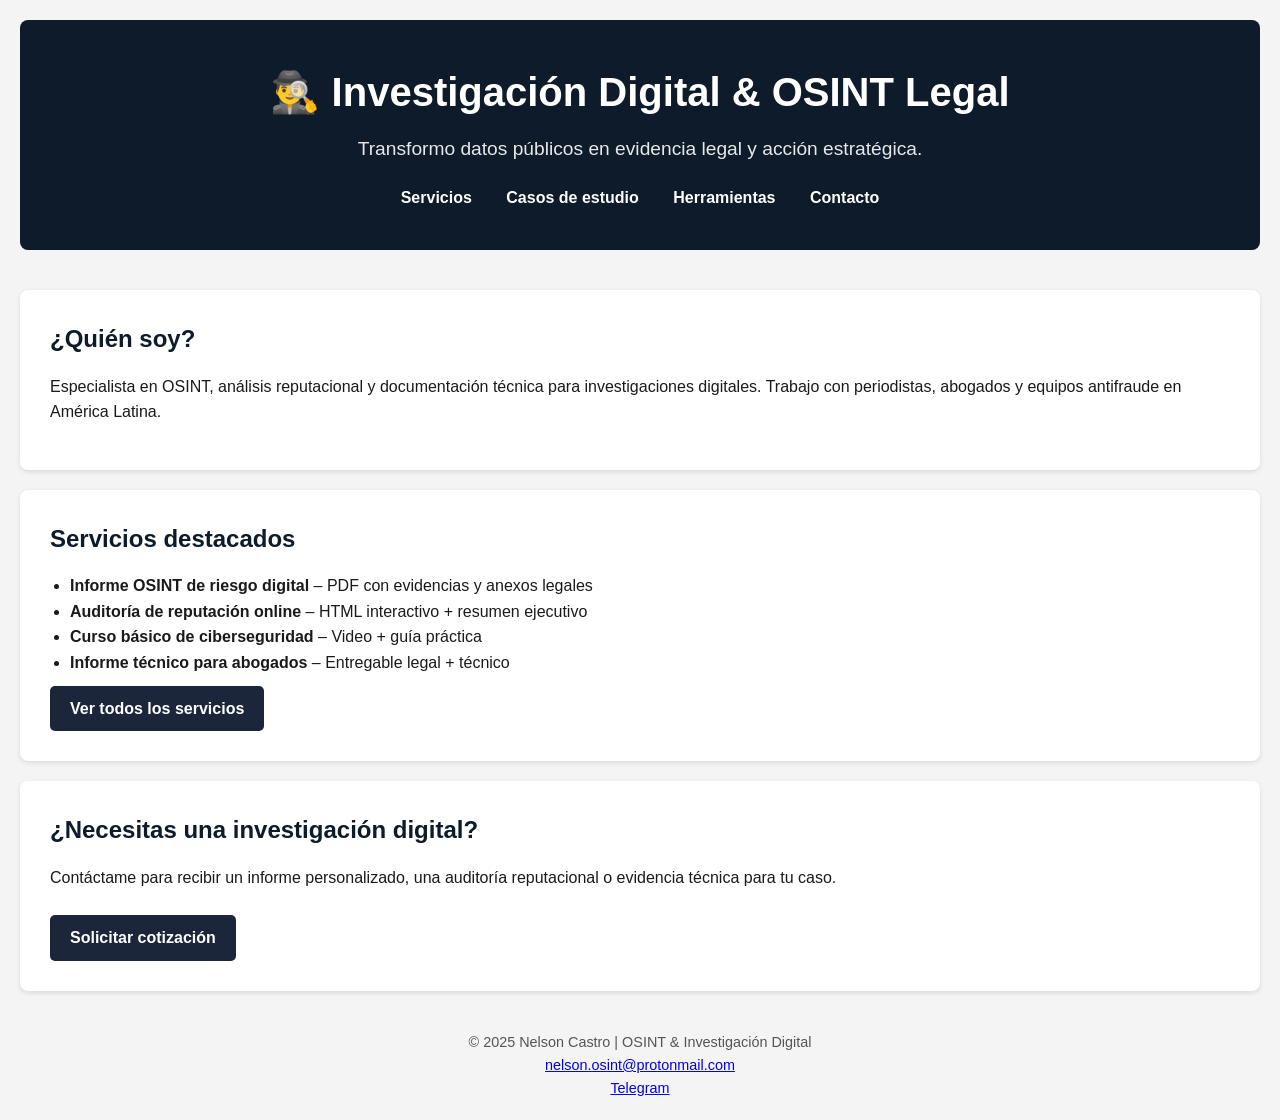
<file: index.html>
<!DOCTYPE html>
<html lang="es">
<head>
  <link rel="apple-touch-icon" sizes="180x180" href="/apple-touch-icon.png">
  <link rel="icon" type="image/png" sizes="32x32" href="/favicon-32x32.png">
  <link rel="icon" type="image/png" sizes="16x16" href="/favicon-16x16.png">
  <link rel="manifest" href="/site.webmanifest">
  <meta charset="UTF-8">
  <meta name="viewport" content="width=device-width, initial-scale=1">
  <title>Nelson | OSINT & Investigación Digital</title>
  <link rel="stylesheet" href="style.css">
  <link rel="icon" href="favicon.ico">
</head>
<body>
  <header>
    <h1>🕵️‍♂️ Investigación Digital & OSINT Legal</h1>
    <p>Transformo datos públicos en evidencia legal y acción estratégica.</p>
    <nav>
      <ul>
        <li><a href="servicios.html">Servicios</a></li>
        <li><a href="casos.html">Casos de estudio</a></li>
        <li><a href="herramientas.html">Herramientas</a></li>
        <li><a href="contacto.html">Contacto</a></li>
      </ul>
    </nav>
  </header>

  <main>
    <section id="presentacion">
      <h2>¿Quién soy?</h2>
      <p>Especialista en OSINT, análisis reputacional y documentación técnica para investigaciones digitales. Trabajo con periodistas, abogados y equipos antifraude en América Latina.</p>
    </section>

    <section id="servicios-destacados">
      <h2>Servicios destacados</h2>
      <ul>
        <li><strong>Informe OSINT de riesgo digital</strong> – PDF con evidencias y anexos legales</li>
        <li><strong>Auditoría de reputación online</strong> – HTML interactivo + resumen ejecutivo</li>
        <li><strong>Curso básico de ciberseguridad</strong> – Video + guía práctica</li>
        <li><strong>Informe técnico para abogados</strong> – Entregable legal + técnico</li>
      </ul>
      <a href="servicios.html" class="boton">Ver todos los servicios</a>
    </section>

    <section id="cta">
      <h2>¿Necesitas una investigación digital?</h2>
      <p>Contáctame para recibir un informe personalizado, una auditoría reputacional o evidencia técnica para tu caso.</p>
      <a href="contacto.html" class="boton">Solicitar cotización</a>
    </section>
  </main>

  <footer>
    <p>&copy; 2025 Nelson Castro | OSINT & Investigación Digital</p>
    <p><a href="mailto:nelson.osint@protonmail.com">nelson.osint@protonmail.com</a></p>
    <p><a href="https://t.me/investigacion_Digital_y_OSINT">Telegram</a></p>
  </footer>
</body>
</html>
</file>
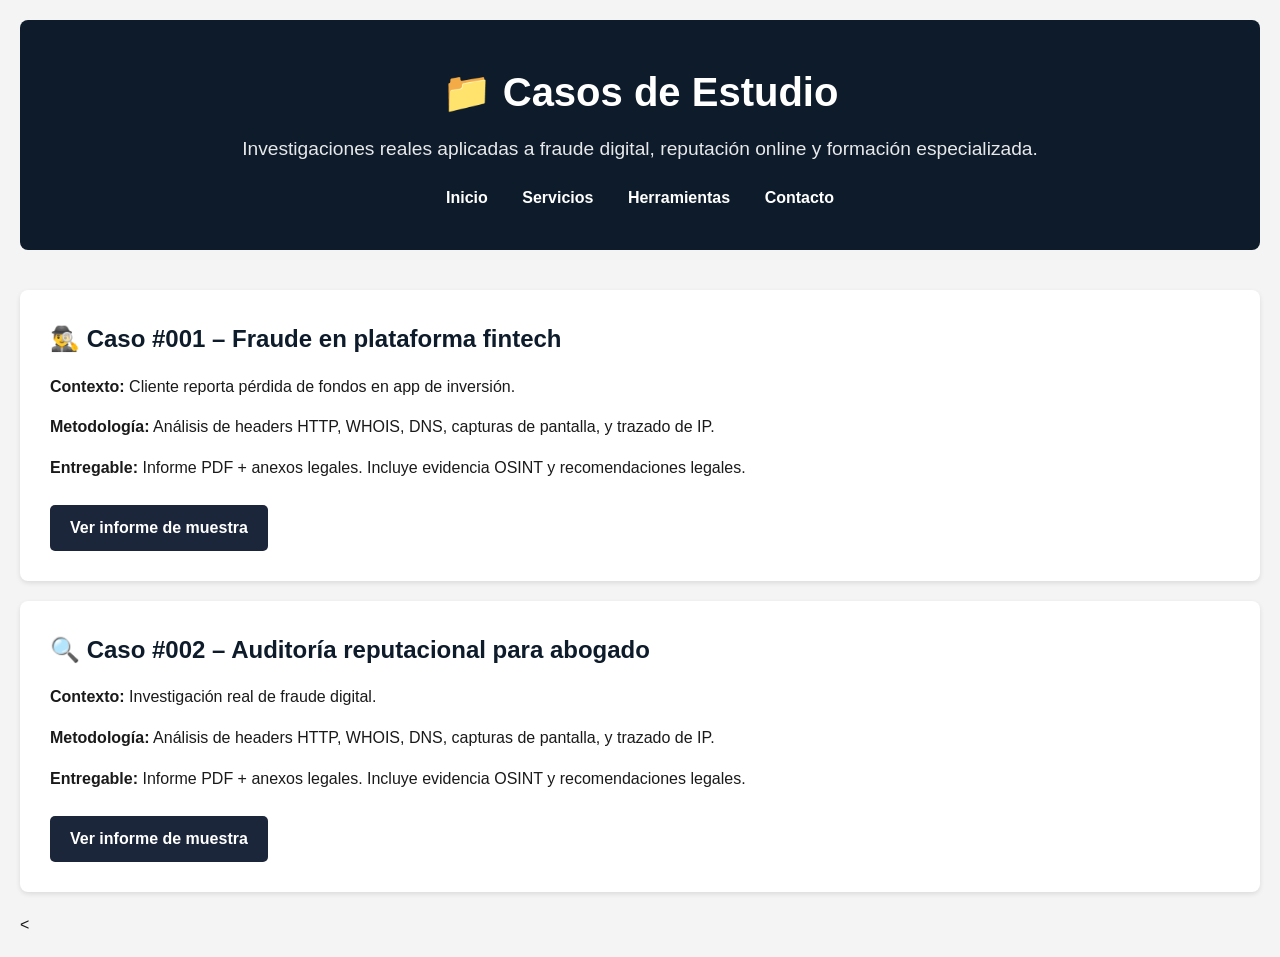
<file: casos.html>
<!DOCTYPE html>
<html lang="es">
<head>
  <meta charset="UTF-8">
  <meta name="viewport" content="width=device-width, initial-scale=1">
  <title>Casos de Estudio | OSINT & Investigación Digital</title>
  <link rel="stylesheet" href="style.css">
</head>
<body>
  <header>
    <h1>📁 Casos de Estudio</h1>
    <p>Investigaciones reales aplicadas a fraude digital, reputación online y formación especializada.</p>
    <nav>
      <ul>
        <li><a href="index.html">Inicio</a></li>
        <li><a href="servicios.html">Servicios</a></li>
        <li><a href="herramientas.html">Herramientas</a></li>
        <li><a href="contacto.html">Contacto</a></li>
      </ul>
    </nav>
  </header>

  <main>
    <section>
      <h2>🕵️‍♂️ Caso #001 – Fraude en plataforma fintech</h2>
      <p><strong>Contexto:</strong> Cliente reporta pérdida de fondos en app de inversión.</p>
      <p><strong>Metodología:</strong> Análisis de headers HTTP, WHOIS, DNS, capturas de pantalla, y trazado de IP.</p>
      <p><strong>Entregable:</strong> Informe PDF + anexos legales. Incluye evidencia OSINT y recomendaciones legales.</p>
      <a href="casos/caso001.pdf" target="_blank" class="boton">Ver informe de muestra</a>
    </section>

    <section>
      <h2>🔍 Caso #002 – Auditoría reputacional para abogado</h2>
       <p><strong>Contexto:</strong> Investigación real de fraude digital.</p>
      <p><strong>Metodología:</strong> Análisis de headers HTTP, WHOIS, DNS, capturas de pantalla, y trazado de IP.</p>
      <p><strong>Entregable:</strong> Informe PDF + anexos legales. Incluye evidencia OSINT y recomendaciones legales.</p>
      <a href="casos/caso002.pdf" target="_blank" class="boton">Ver informe de muestra</a>
    </section>
      <p><
</file>
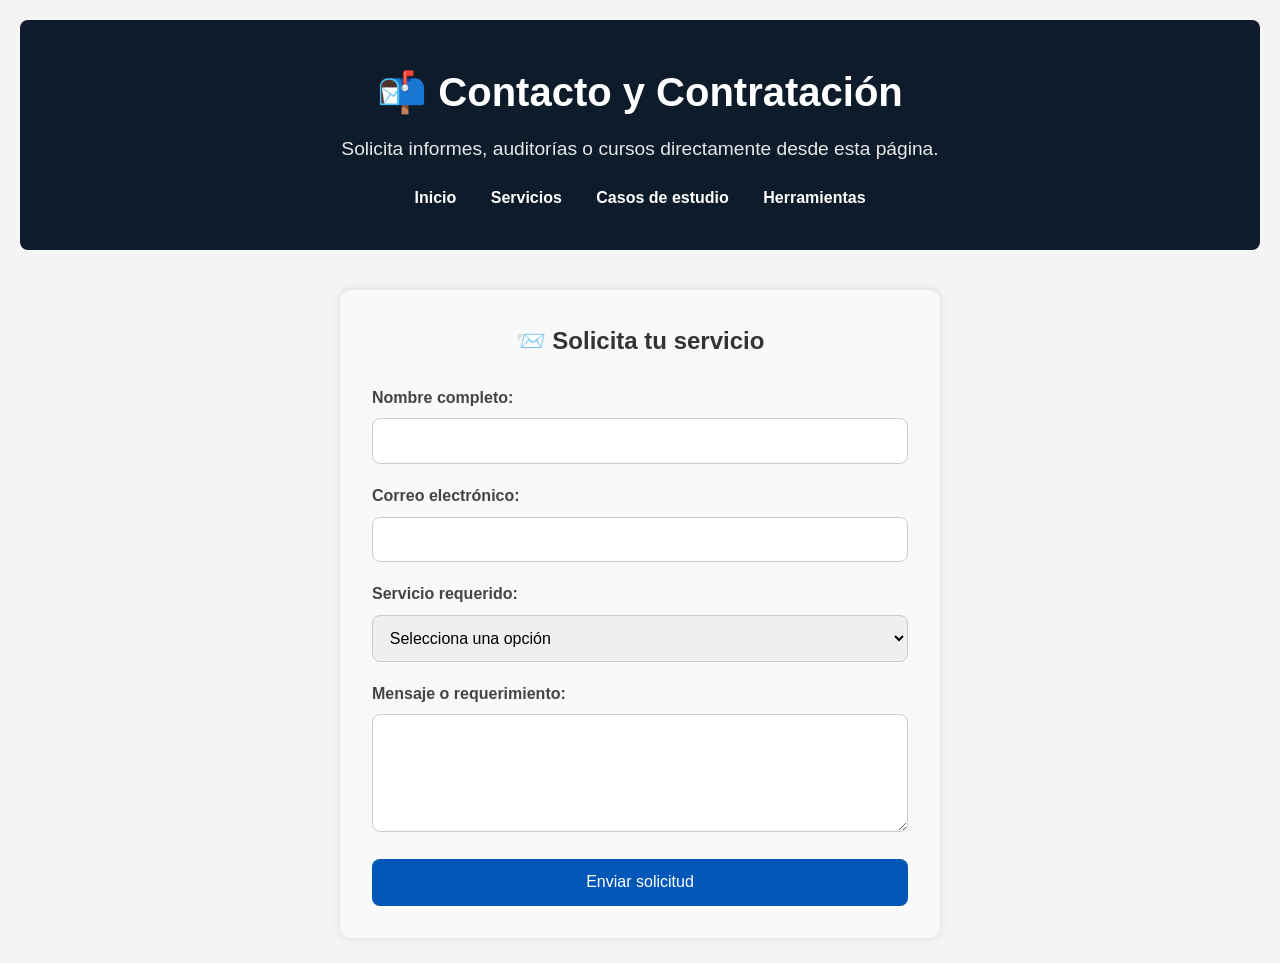
<file: contacto.html>
<!DOCTYPE html>
<html lang="es">
<head>
  <meta charset="UTF-8">
  <meta name="viewport" content="width=device-width, initial-scale=1">
  <title>Contacto | OSINT & Investigación Digital</title>
  <link rel="stylesheet" href="style.css">
</head>
<body>
  <header>
    <h1>📬 Contacto y Contratación</h1>
    <p>Solicita informes, auditorías o cursos directamente desde esta página.</p>
    <nav>
      <ul>
        <li><a href="index.html">Inicio</a></li>
        <li><a href="servicios.html">Servicios</a></li>
        <li><a href="casos.html">Casos de estudio</a></li>
        <li><a href="herramientas.html">Herramientas</a></li>
      </ul>
    </nav>
  </header>

  <main>
    <section class="formulario-contacto">
  <h2>📨 Solicita tu servicio</h2>
  <form action="https://formsubmit.co/nelson.pptcol@gmail.com" method="POST">
    <label for="nombre">Nombre completo:</label>
    <input type="text" id="nombre" name="nombre" required>

    <label for="email">Correo electrónico:</label>
    <input type="email" id="email" name="email" required>

    <label for="servicio">Servicio requerido:</label>
    <select id="servicio" name="servicio" required>
      <option value="">Selecciona una opción</option>
      <option value="informe-osint">Informe OSINT</option>
      <option value="auditoria-reputacional">Auditoría reputacional</option>
      <option value="curso-ciberseguridad">Curso de ciberseguridad</option>
      <option value="consultoria-tecnica">Consultoría técnica</option>
    </select>

    <label for="mensaje">Mensaje o requerimiento:</label>
    <textarea id="mensaje" name="mensaje" rows="5" required></textarea>

    <input type="hidden" name="_captcha" value="false">
    <input type="hidden" name="_next" value="https://tu-sitio.com/gracias.html">

    <button type="submit">Enviar solicitud</button>
  </form>
</section>
</file>
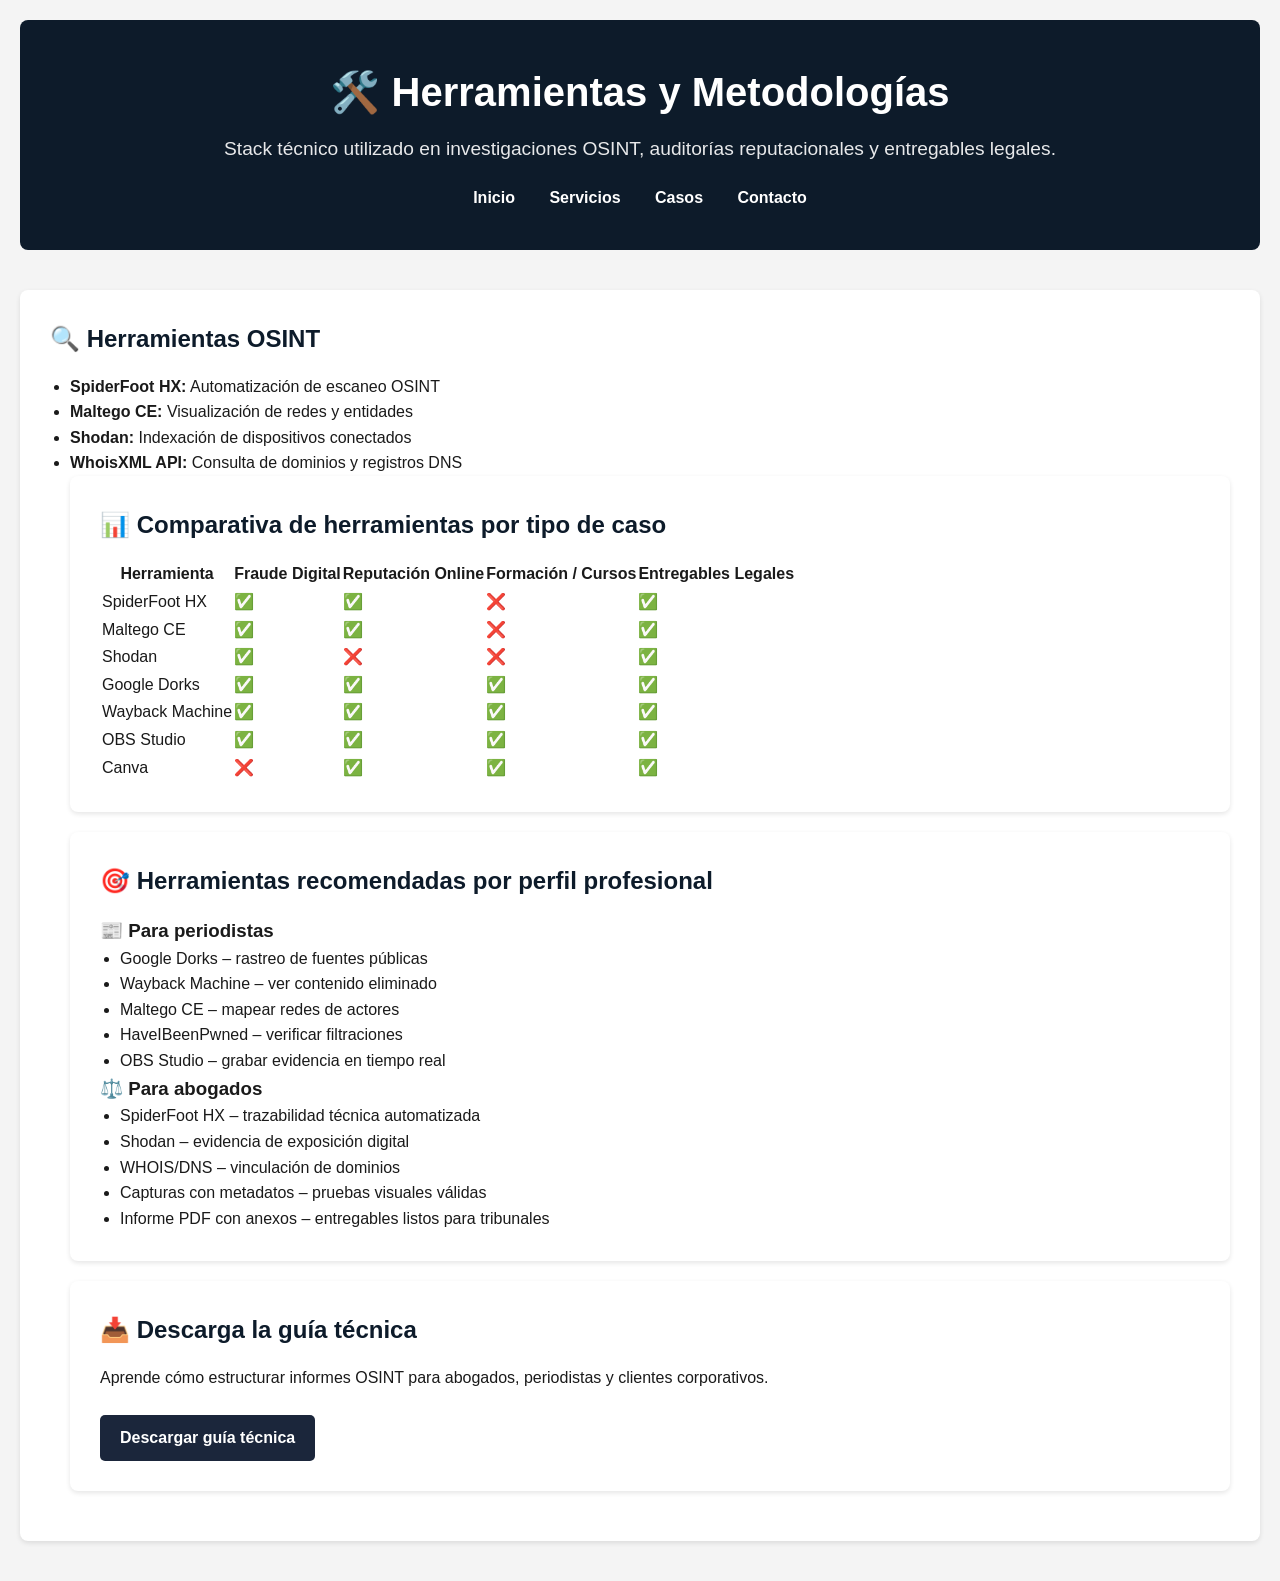
<file: herramientas.html>
<!DOCTYPE html>
<html lang="es">
<head>
  <meta charset="UTF-8">
  <meta name="viewport" content="width=device-width, initial-scale=1">
  <title>Herramientas OSINT | Investigación Digital</title>
  <link rel="stylesheet" href="style.css">
</head>
<body>
  <header>
    <h1>🛠️ Herramientas y Metodologías</h1>
    <p>Stack técnico utilizado en investigaciones OSINT, auditorías reputacionales y entregables legales.</p>
    <nav>
      <ul>
        <li><a href="index.html">Inicio</a></li>
        <li><a href="servicios.html">Servicios</a></li>
        <li><a href="casos.html">Casos</a></li>
        <li><a href="contacto.html">Contacto</a></li>
      </ul>
    </nav>
  </header>

  <main>
    <section>
      <h2>🔍 Herramientas OSINT</h2>
      <ul>
        <li><strong>SpiderFoot HX:</strong> Automatización de escaneo OSINT</li>
        <li><strong>Maltego CE:</strong> Visualización de redes y entidades</li>
        <li><strong>Shodan:</strong> Indexación de dispositivos conectados</li>
        <li><strong>WhoisXML API:</strong> Consulta de dominios y registros DNS</li>
        
<section>
  <h2>📊 Comparativa de herramientas por tipo de caso</h2>
  <table>
    <thead>
      <tr>
        <th>Herramienta</th>
        <th>Fraude Digital</th>
        <th>Reputación Online</th>
        <th>Formación / Cursos</th>
        <th>Entregables Legales</th>
      </tr>
    </thead>
    <tbody>
      <tr>
        <td>SpiderFoot HX</td>
        <td>✅</td>
        <td>✅</td>
        <td>❌</td>
        <td>✅</td>
      </tr>
      <tr>
        <td>Maltego CE</td>
        <td>✅</td>
        <td>✅</td>
        <td>❌</td>
        <td>✅</td>
      </tr>
      <tr>
        <td>Shodan</td>
        <td>✅</td>
        <td>❌</td>
        <td>❌</td>
        <td>✅</td>
      </tr>
      <tr>
        <td>Google Dorks</td>
        <td>✅</td>
        <td>✅</td>
        <td>✅</td>
        <td>✅</td>
      </tr>
      <tr>
        <td>Wayback Machine</td>
        <td>✅</td>
        <td>✅</td>
        <td>✅</td>
        <td>✅</td>
      </tr>
      <tr>
        <td>OBS Studio</td>
        <td>✅</td>
        <td>✅</td>
        <td>✅</td>
        <td>✅</td>
      </tr>
      <tr>
        <td>Canva</td>
        <td>❌</td>
        <td>✅</td>
        <td>✅</td>
        <td>✅</td>
      </tr>
    </tbody>
  </table>
</section>

<section>
  <h2>🎯 Herramientas recomendadas por perfil profesional</h2>
  <div class="perfil">
    <h3>📰 Para periodistas</h3>
    <ul>
      <li>Google Dorks – rastreo de fuentes públicas</li>
      <li>Wayback Machine – ver contenido eliminado</li>
      <li>Maltego CE – mapear redes de actores</li>
      <li>HaveIBeenPwned – verificar filtraciones</li>
      <li>OBS Studio – grabar evidencia en tiempo real</li>
    </ul>
  </div>
  <div class="perfil">
    <h3>⚖️ Para abogados</h3>
    <ul>
      <li>SpiderFoot HX – trazabilidad técnica automatizada</li>
      <li>Shodan – evidencia de exposición digital</li>
      <li>WHOIS/DNS – vinculación de dominios</li>
      <li>Capturas con metadatos – pruebas visuales válidas</li>
      <li>Informe PDF con anexos – entregables listos para tribunales</li>
    </ul>
  </div>
</section>

<section>
  <h2>📥 Descarga la guía técnica</h2>
  <p>Aprende cómo estructurar informes OSINT para abogados, periodistas y clientes corporativos.</p>
  <a href="casos/guia-documentacion-osint.pdf" class="boton" target="_blank">Descargar guía técnica</a>
</section>
</file>
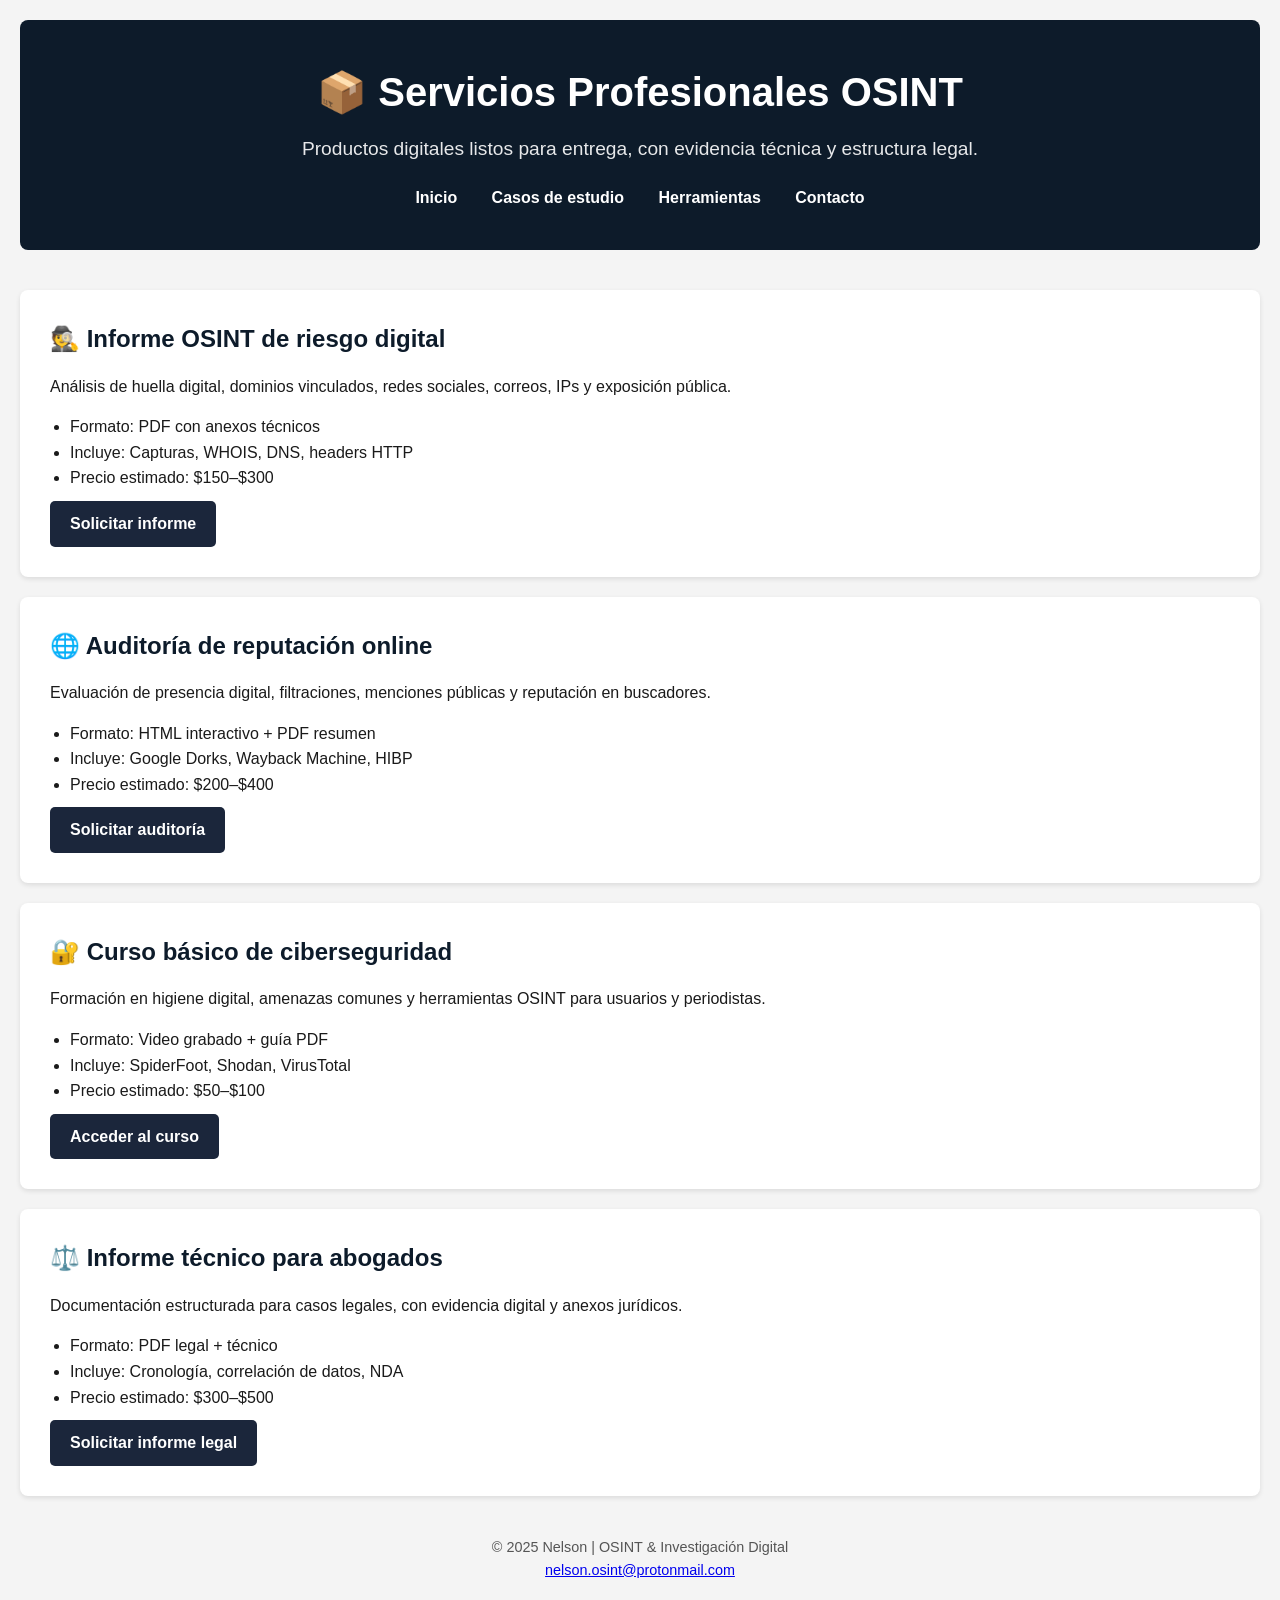
<file: servicios.html>
<!DOCTYPE html>
<html lang="es">
<head>
  <meta charset="UTF-8">
  <meta name="viewport" content="width=device-width, initial-scale=1">
  <title>Servicios | OSINT & Investigación Digital</title>
  <link rel="stylesheet" href="style.css">
</head>
<body>
  <header>
    <h1>📦 Servicios Profesionales OSINT</h1>
    <p>Productos digitales listos para entrega, con evidencia técnica y estructura legal.</p>
    <nav>
      <ul>
        <li><a href="index.html">Inicio</a></li>
        <li><a href="casos.html">Casos de estudio</a></li>
        <li><a href="herramientas.html">Herramientas</a></li>
        <li><a href="contacto.html">Contacto</a></li>
      </ul>
    </nav>
  </header>

  <main>
    <section>
      <h2>🕵️ Informe OSINT de riesgo digital</h2>
      <p>Análisis de huella digital, dominios vinculados, redes sociales, correos, IPs y exposición pública.</p>
      <ul>
        <li>Formato: PDF con anexos técnicos</li>
        <li>Incluye: Capturas, WHOIS, DNS, headers HTTP</li>
        <li>Precio estimado: $150–$300</li>
      </ul>
      <a href="contacto.html" class="boton">Solicitar informe</a>
    </section>

    <section>
      <h2>🌐 Auditoría de reputación online</h2>
      <p>Evaluación de presencia digital, filtraciones, menciones públicas y reputación en buscadores.</p>
      <ul>
        <li>Formato: HTML interactivo + PDF resumen</li>
        <li>Incluye: Google Dorks, Wayback Machine, HIBP</li>
        <li>Precio estimado: $200–$400</li>
      </ul>
      <a href="contacto.html" class="boton">Solicitar auditoría</a>
    </section>

    <section>
      <h2>🔐 Curso básico de ciberseguridad</h2>
      <p>Formación en higiene digital, amenazas comunes y herramientas OSINT para usuarios y periodistas.</p>
      <ul>
        <li>Formato: Video grabado + guía PDF</li>
        <li>Incluye: SpiderFoot, Shodan, VirusTotal</li>
        <li>Precio estimado: $50–$100</li>
      </ul>
      <a href="contacto.html" class="boton">Acceder al curso</a>
    </section>

    <section>
      <h2>⚖️ Informe técnico para abogados</h2>
      <p>Documentación estructurada para casos legales, con evidencia digital y anexos jurídicos.</p>
      <ul>
        <li>Formato: PDF legal + técnico</li>
        <li>Incluye: Cronología, correlación de datos, NDA</li>
        <li>Precio estimado: $300–$500</li>
      </ul>
      <a href="contacto.html" class="boton">Solicitar informe legal</a>
    </section>
  </main>

  <footer>
    <p>&copy; 2025 Nelson | OSINT & Investigación Digital</p>
    <p><a href="mailto:nelson.osint@protonmail.com">nelson.osint@protonmail.com</a></p>
  </footer>
</body>
</html>
</file>
<file: style.css>
/* Reset básico */
* {
  margin: 0;
  padding: 0;
  box-sizing: border-box;
}

/* Tipografía y colores */
body {
  font-family: 'Open Sans', sans-serif;
  background-color: #f4f4f4;
  color: #1a1a1a;
  line-height: 1.6;
  padding: 20px;
}

/* Encabezado */
header {
  background-color: #0d1b2a;
  color: #ffffff;
  padding: 40px 20px;
  text-align: center;
  border-radius: 8px;
}

header h1 {
  font-size: 2.5em;
  margin-bottom: 10px;
}

header p {
  font-size: 1.2em;
  opacity: 0.9;
}

nav ul {
  list-style: none;
  margin-top: 20px;
}

nav ul li {
  display: inline-block;
  margin: 0 15px;
}

nav ul li a {
  color: #ffffff;
  text-decoration: none;
  font-weight: bold;
}

nav ul li a:hover {
  text-decoration: underline;
}

/* Secciones principales */
main {
  margin-top: 40px;
}

section {
  background-color: #ffffff;
  padding: 30px;
  margin-bottom: 20px;
  border-radius: 8px;
  box-shadow: 0 2px 5px rgba(0,0,0,0.1);
}

section h2 {
  color: #0d1b2a;
  margin-bottom: 15px;
}

section ul {
  list-style-type: disc;
  margin-left: 20px;
}

section p {
  margin-bottom: 15px;
}

/* Botones */
.boton {
  display: inline-block;
  background-color: #1b263b;
  color: #ffffff;
  padding: 10px 20px;
  border-radius: 5px;
  text-decoration: none;
  font-weight: bold;
  margin-top: 10px;
}

.boton:hover {
  background-color: #415a77;
}

/* Footer */
footer {
  text-align: center;
  margin-top: 40px;
  font-size: 0.9em;
  color: #555555;
}

/* Formulario de contacto */
.formulario-contacto {
  max-width: 600px;
  margin: 0 auto;
  padding: 2rem;
  background-color: #f9f9f9;
  border-radius: 12px;
  box-shadow: 0 0 10px rgba(0,0,0,0.1);
}

.formulario-contacto h2 {
  text-align: center;
  margin-bottom: 1.5rem;
  color: #333;
}

.formulario-contacto label {
  display: block;
  margin-bottom: 0.5rem;
  font-weight: bold;
  color: #444;
}

.formulario-contacto input,
.formulario-contacto select,
.formulario-contacto textarea {
  width: 100%;
  padding: 0.8rem;
  margin-bottom: 1.2rem;
  border: 1px solid #ccc;
  border-radius: 8px;
  font-size: 1rem;
}

.formulario-contacto button {
  width: 100%;
  padding: 0.9rem;
  background-color: #0057b8;
  color: white;
  border: none;
  border-radius: 8px;
  font-size: 1rem;
  cursor: pointer;
  transition: background-color 0.3s ease;
}

.formulario-contacto button:hover {
  background-color: #003f8a;
}
</file>
